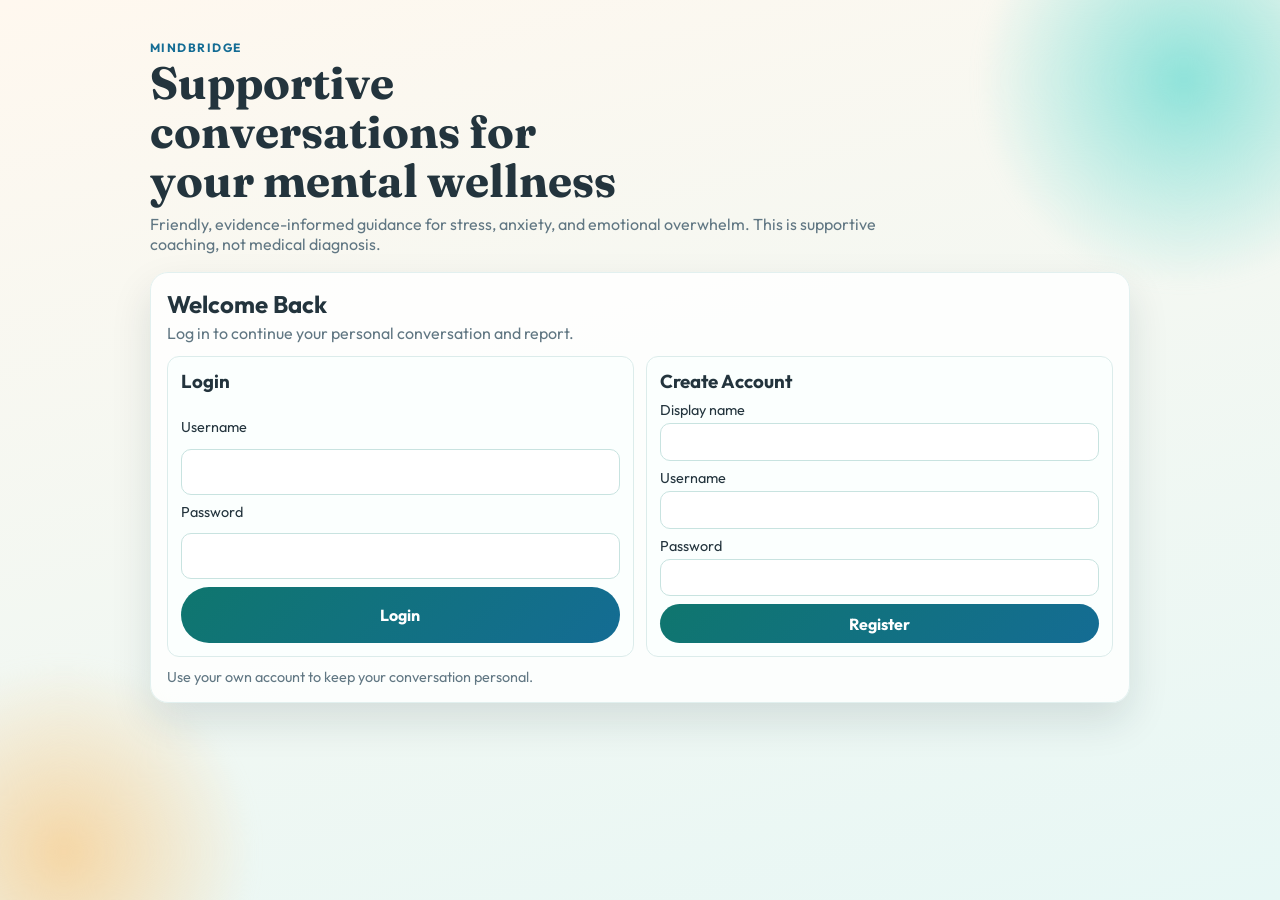
<file: static/index.html>
<!DOCTYPE html>
<html lang="en">
<head>
  <meta charset="UTF-8" />
  <meta name="viewport" content="width=device-width, initial-scale=1.0" />
  <title>MindBridge</title>
  <link rel="preconnect" href="https://fonts.googleapis.com" />
  <link rel="preconnect" href="https://fonts.gstatic.com" crossorigin />
  <link href="https://fonts.googleapis.com/css2?family=Outfit:wght@400;500;600;700&family=Fraunces:opsz,wght@9..144,500;9..144,700&display=swap" rel="stylesheet" />
  <link rel="stylesheet" href="/static/styles.css" />
</head>
<body>
  <div class="ambient" aria-hidden="true"></div>
  <main class="layout">
    <header class="hero">
      <p class="eyebrow">MindBridge</p>
      <h1>Supportive conversations for your mental wellness</h1>
      <p class="subtitle">
        Friendly, evidence-informed guidance for stress, anxiety, and emotional overwhelm.
        This is supportive coaching, not medical diagnosis.
      </p>
    </header>

    <section id="authCard" class="auth-card" aria-label="User login and registration">
      <div class="auth-head">
        <h2>Welcome Back</h2>
        <p>Log in to continue your personal conversation and report.</p>
      </div>
      <div class="auth-grid">
        <form id="loginForm" class="auth-form" autocomplete="off">
          <h3>Login</h3>
          <label>
            Username
            <input id="loginUsername" type="text" minlength="3" maxlength="50" required />
          </label>
          <label>
            Password
            <input id="loginPassword" type="password" minlength="6" maxlength="120" required />
          </label>
          <button type="submit">Login</button>
        </form>

        <form id="registerForm" class="auth-form" autocomplete="off">
          <h3>Create Account</h3>
          <label>
            Display name
            <input id="registerDisplayName" type="text" minlength="1" maxlength="80" required />
          </label>
          <label>
            Username
            <input id="registerUsername" type="text" minlength="3" maxlength="50" required />
          </label>
          <label>
            Password
            <input id="registerPassword" type="password" minlength="6" maxlength="120" required />
          </label>
          <button type="submit">Register</button>
        </form>
      </div>
      <p id="authStatus" class="auth-status">Use your own account to keep your conversation personal.</p>
    </section>

    <section id="chatCard" class="chat-card hidden" aria-label="Chat with MindBridge">
      <div class="chat-topbar">
        <span id="userBadge" class="user-badge">Not logged in</span>
        <button id="logoutButton" type="button" class="ghost-btn">Logout</button>
      </div>
      <div id="chatWindow" class="chat-window" role="log" aria-live="polite"></div>

      <form id="chatForm" class="composer" autocomplete="off">
        <div class="composer-actions">
          <span id="statusText" class="status">Ready</span>
          <div class="voice-controls">
            <label for="voiceSelect" class="sr-only">Reply voice</label>
            <select id="voiceSelect" class="voice-select" aria-label="Choose reply voice">
              <option value="en-female">English Female</option>
              <option value="en-male">English Male</option>
              <option value="ne">Nepali</option>
            </select>
          </div>
          <button
            id="holdToTalkButton"
            type="button"
            class="ghost-btn ptt-btn"
            aria-label="Start talking"
          >
            Start Talking
          </button>
        </div>
        <p id="liveTranscript" class="live-transcript" aria-live="polite">
          Click Start Talking, speak, then click Stop Listening to send.
        </p>
      </form>
    </section>
  </main>

  <template id="messageTemplate">
    <article class="msg">
      <div class="msg-head">
        <span class="role"></span>
        <span class="risk"></span>
      </div>
      <p class="content"></p>
    </article>
  </template>

  <script src="/static/app.js" defer></script>
</body>
</html>
</file>
<file: static/styles.css>
:root {
  --bg-top: #fff8ef;
  --bg-bottom: #e7f7f5;
  --card: #ffffffcc;
  --ink: #23343d;
  --muted: #617783;
  --brand: #0f766e;
  --brand-2: #146c94;
  --user-bubble: #0f766e;
  --assistant-bubble: #ffffff;
  --low: #0f766e;
  --medium: #b45309;
  --high: #b91c1c;
  --shadow: 0 18px 40px rgba(20, 41, 52, 0.12);
}

* {
  box-sizing: border-box;
}

html,
body {
  margin: 0;
  min-height: 100%;
}

body {
  font-family: "Outfit", sans-serif;
  color: var(--ink);
  background: linear-gradient(165deg, var(--bg-top), var(--bg-bottom));
  position: relative;
  overflow-x: hidden;
}

.ambient::before,
.ambient::after {
  content: "";
  position: fixed;
  border-radius: 50%;
  filter: blur(8px);
  z-index: -1;
}

.ambient::before {
  width: 26rem;
  height: 26rem;
  right: -7rem;
  top: -8rem;
  background: radial-gradient(circle, #8de2d9 0%, rgba(141, 226, 217, 0) 70%);
}

.ambient::after {
  width: 24rem;
  height: 24rem;
  left: -8rem;
  bottom: -9rem;
  background: radial-gradient(circle, #f5d6a5 0%, rgba(245, 214, 165, 0) 70%);
}

.layout {
  width: min(980px, 92vw);
  margin: 2.5rem auto;
  display: grid;
  gap: 1.1rem;
  animation: rise 500ms ease-out;
}

.hero h1 {
  margin: 0.25rem 0 0.5rem;
  font-family: "Fraunces", serif;
  font-size: clamp(1.8rem, 2.3vw + 1rem, 3rem);
  line-height: 1.08;
  max-width: 16ch;
}

.eyebrow {
  margin: 0;
  font-size: 0.75rem;
  letter-spacing: 0.12em;
  text-transform: uppercase;
  font-weight: 700;
  color: var(--brand-2);
}

.subtitle {
  margin: 0;
  color: var(--muted);
  max-width: 70ch;
}

.hero-actions {
  margin-top: 0.65rem;
}

.link-pill {
  display: inline-block;
  text-decoration: none;
  color: var(--ink);
  background: #ffffffcc;
  border: 1px solid #d5e7e4;
  padding: 0.45rem 0.8rem;
  border-radius: 999px;
  font-size: 0.88rem;
  font-weight: 600;
}

.chat-card {
  background: var(--card);
  backdrop-filter: blur(8px);
  border: 1px solid #ffffff;
  border-radius: 20px;
  box-shadow: var(--shadow);
  overflow: hidden;
}

.auth-card {
  background: #ffffffcf;
  border: 1px solid #e2f0ef;
  border-radius: 18px;
  box-shadow: var(--shadow);
  padding: 1rem;
}

.auth-head h2 {
  margin: 0;
}

.auth-head p {
  margin: 0.25rem 0 0;
  color: var(--muted);
}

.auth-grid {
  margin-top: 0.8rem;
  display: grid;
  gap: 0.8rem;
  grid-template-columns: repeat(auto-fit, minmax(240px, 1fr));
}

.auth-form {
  background: #fbfffe;
  border: 1px solid #dceceb;
  border-radius: 12px;
  padding: 0.8rem;
  display: grid;
  gap: 0.5rem;
}

.auth-form h3 {
  margin: 0;
}

.auth-form label {
  display: grid;
  gap: 0.25rem;
  font-size: 0.9rem;
  color: var(--ink);
}

.auth-form input {
  border: 1px solid #c8e3e0;
  border-radius: 10px;
  padding: 0.55rem 0.6rem;
  font: inherit;
}

.auth-status {
  margin: 0.7rem 0 0;
  color: var(--muted);
  font-size: 0.9rem;
}

.chat-topbar {
  display: flex;
  justify-content: space-between;
  align-items: center;
  padding: 0.65rem 0.8rem;
  border-bottom: 1px solid #d8eaeb;
  background: #f6fffd;
}

.user-badge {
  display: inline-block;
  border: 1px solid #cce3e1;
  background: #ffffff;
  border-radius: 999px;
  padding: 0.28rem 0.65rem;
  font-size: 0.84rem;
  color: var(--ink);
}

.chat-window {
  height: min(58vh, 620px);
  overflow-y: auto;
  padding: 1rem;
  display: grid;
  gap: 0.8rem;
}

.msg {
  max-width: min(75ch, 85%);
  border-radius: 16px;
  padding: 0.85rem 0.95rem;
  animation: fadeSlide 220ms ease-out;
}

.msg.user {
  margin-left: auto;
  background: var(--user-bubble);
  color: #f4fffd;
}

.msg.assistant {
  margin-right: auto;
  background: var(--assistant-bubble);
  border: 1px solid #d8eaeb;
}

.msg-head {
  display: flex;
  align-items: center;
  justify-content: space-between;
  gap: 0.8rem;
  margin-bottom: 0.35rem;
}

.role {
  font-size: 0.74rem;
  font-weight: 700;
  letter-spacing: 0.06em;
  text-transform: uppercase;
  opacity: 0.88;
}

.risk {
  font-size: 0.7rem;
  font-weight: 600;
  padding: 0.2rem 0.5rem;
  border-radius: 999px;
  background: #f1f5f9;
  color: #334155;
}

.risk.low {
  background: #d9f6ef;
  color: var(--low);
}

.risk.medium {
  background: #fef3c7;
  color: var(--medium);
}

.risk.high {
  background: #fee2e2;
  color: var(--high);
}

.content {
  margin: 0;
  white-space: pre-wrap;
  line-height: 1.5;
}

.composer {
  border-top: 1px solid #d8eaeb;
  background: #f8fffe;
  padding: 0.8rem;
}

textarea {
  width: 100%;
  resize: none;
  border: 1px solid #c8e3e0;
  border-radius: 12px;
  padding: 0.75rem 0.8rem;
  font: inherit;
  line-height: 1.4;
  color: var(--ink);
  background: #ffffff;
}

textarea:focus {
  outline: 2px solid #8ed7cc;
  border-color: #7ccdc1;
}

.composer-actions {
  display: flex;
  justify-content: space-between;
  align-items: center;
  gap: 0.6rem;
  flex-wrap: wrap;
}

.actions-right {
  display: flex;
  align-items: center;
  gap: 0.5rem;
}

.status {
  color: var(--muted);
  font-size: 0.85rem;
}

.voice-controls {
  margin-left: auto;
}

.voice-select {
  border: 1px solid #c8e3e0;
  border-radius: 999px;
  padding: 0.45rem 0.8rem;
  font: inherit;
  font-size: 0.86rem;
  color: var(--ink);
  background: #ffffff;
  min-width: 10.5rem;
}

.voice-select:focus {
  outline: 2px solid #8ed7cc;
  border-color: #7ccdc1;
}

button {
  border: none;
  border-radius: 999px;
  padding: 0.6rem 1rem;
  font: inherit;
  font-weight: 700;
  color: #ffffff;
  background: linear-gradient(135deg, var(--brand), var(--brand-2));
  cursor: pointer;
  transition: transform 120ms ease, box-shadow 120ms ease;
}

button:hover {
  transform: translateY(-1px);
  box-shadow: 0 8px 16px rgba(15, 118, 110, 0.25);
}

button:disabled {
  opacity: 0.6;
  cursor: not-allowed;
}

.ghost-btn {
  background: #ffffff;
  color: var(--ink);
  border: 1px solid #d3e6e3;
  box-shadow: none;
}

.ghost-btn:hover {
  box-shadow: none;
}

.ptt-btn {
  min-width: 9rem;
  text-align: center;
}

.ptt-btn.holding {
  background: #d9f6ef;
  border-color: #7ccdc1;
  color: var(--brand);
}

.msg-actions {
  margin-top: 0.5rem;
  display: flex;
  gap: 0.45rem;
  flex-wrap: wrap;
}

.rehear-reply-btn {
  border: 1px solid #d3e6e3;
  border-radius: 999px;
  padding: 0.3rem 0.65rem;
  font: inherit;
  font-size: 0.78rem;
  font-weight: 600;
  color: var(--ink);
  background: #ffffff;
  cursor: pointer;
}

.rehear-reply-btn:hover {
  transform: none;
  box-shadow: none;
  background: #f3fcfb;
}

.pause-reply-btn {
  border: 1px solid #d3e6e3;
  border-radius: 999px;
  padding: 0.3rem 0.65rem;
  font: inherit;
  font-size: 0.78rem;
  font-weight: 600;
  color: var(--ink);
  background: #ffffff;
  cursor: pointer;
}

.pause-reply-btn:hover {
  transform: none;
  box-shadow: none;
  background: #f3fcfb;
}

.live-transcript {
  margin: 0.55rem 0 0;
  color: var(--muted);
  font-size: 0.88rem;
}

.hidden {
  display: none !important;
}

.sr-only {
  position: absolute;
  width: 1px;
  height: 1px;
  padding: 0;
  margin: -1px;
  overflow: hidden;
  clip: rect(0, 0, 0, 0);
  border: 0;
}

@keyframes fadeSlide {
  from {
    opacity: 0;
    transform: translateY(8px);
  }
  to {
    opacity: 1;
    transform: translateY(0);
  }
}

@keyframes rise {
  from {
    opacity: 0;
    transform: translateY(10px);
  }
  to {
    opacity: 1;
    transform: translateY(0);
  }
}

@media (max-width: 760px) {
  .layout {
    margin: 1rem auto;
  }

  .chat-window {
    height: 60vh;
    padding: 0.75rem;
  }

  .msg {
    max-width: 92%;
  }
}
</file>
